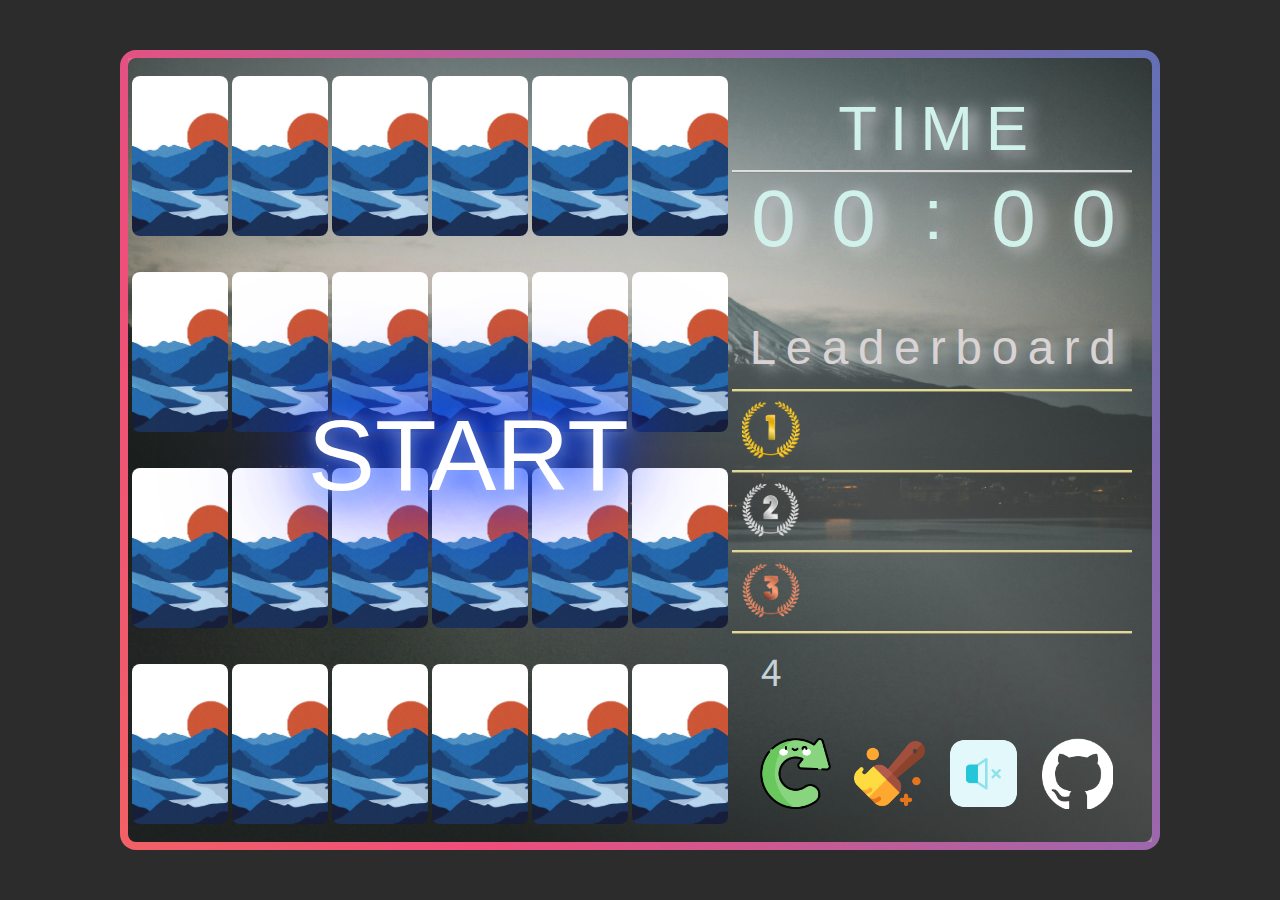
<file: index.html>
<!DOCTYPE html>
<html lang="en">
  <head>
    <meta charset="UTF-8" />
    <meta
      name="viewport"
      content="width=device-width, initial-scale=1.0, minimum-scale=0.1"
    />
    <meta
      name="description"
      content="A memory matching game created by HongJun."
    />
    <meta property="og:image" content="./img/ogimg.png" />
    <title>Matching Game</title>
    <link rel="icon" href="./img/favicon-16x16.ico" />
    <link rel="stylesheet" href="style.css" />
    <script src="jquery-3.7.1.js"></script>
    <script src="script.js"></script>
  </head>
  <body>
    <div class="gradient-border">
      <div id="wrapper">
        <div id="flash"></div>
        <div class="game_scene">
          <div class="left_part">
            <div id="start_icon">START</div>
            <div id="finish_text_1"></div>
            <div id="finish_text_2"></div>
            <div class="row row0">
              <div class="card" id="0">
                <div class="front"></div>
                <div class="back"></div>
              </div>
              <div class="card" id="1">
                <div class="front"></div>
                <div class="back"></div>
              </div>
              <div class="card" id="2">
                <div class="front"></div>
                <div class="back"></div>
              </div>
              <div class="card" id="3">
                <div class="front"></div>
                <div class="back"></div>
              </div>
              <div class="card" id="4">
                <div class="front"></div>
                <div class="back"></div>
              </div>
              <div class="card" id="5">
                <div class="front"></div>
                <div class="back"></div>
              </div>
            </div>
            <div class="row row1">
              <div class="card" id="6">
                <div class="front"></div>
                <div class="back"></div>
              </div>
              <div class="card" id="7">
                <div class="front"></div>
                <div class="back"></div>
              </div>
              <div class="card" id="8">
                <div class="front"></div>
                <div class="back"></div>
              </div>
              <div class="card" id="9">
                <div class="front"></div>
                <div class="back"></div>
              </div>
              <div class="card" id="10">
                <div class="front"></div>
                <div class="back"></div>
              </div>
              <div class="card" id="11">
                <div class="front"></div>
                <div class="back"></div>
              </div>
            </div>
            <div class="row row2">
              <div class="card" id="12">
                <div class="front"></div>
                <div class="back"></div>
              </div>
              <div class="card" id="13">
                <div class="front"></div>
                <div class="back"></div>
              </div>
              <div class="card" id="14">
                <div class="front"></div>
                <div class="back"></div>
              </div>
              <div class="card" id="15">
                <div class="front"></div>
                <div class="back"></div>
              </div>
              <div class="card" id="16">
                <div class="front"></div>
                <div class="back"></div>
              </div>
              <div class="card" id="17">
                <div class="front"></div>
                <div class="back"></div>
              </div>
            </div>
            <div class="row row3">
              <div class="card" id="18">
                <div class="front"></div>
                <div class="back"></div>
              </div>
              <div class="card" id="19">
                <div class="front"></div>
                <div class="back"></div>
              </div>
              <div class="card" id="20">
                <div class="front"></div>
                <div class="back"></div>
              </div>
              <div class="card" id="21">
                <div class="front"></div>
                <div class="back"></div>
              </div>
              <div class="card" id="22">
                <div class="front"></div>
                <div class="back"></div>
              </div>
              <div class="card" id="23">
                <div class="front"></div>
                <div class="back"></div>
              </div>
            </div>
          </div>
          <div class="right_part">
            <!-- ====碼表(stopwatch)==== -->
            <div id="stopwatch">
              <div id="stopwatch_text">
                <span>T</span>
                <span>I</span>
                <span>M</span>
                <span>E</span>
              </div>
              <p id="stopwatch_time">
                <span id="minutes_tens">0</span>
                <span id="minutes_units">0</span>
                <span id="colon">:</span>
                <span id="seconds_tens">0</span>
                <span id="seconds_units">0</span>
              </p>
            </div>
            <!-- ====碼表(stopwatch)==== -->

            <!-- ====遊戲紀錄排行 leaderboard==== -->
            <div id="leaderboard">
              <div id="leaderboard_title">
                <span>L</span>
                <span>e</span>
                <span>a</span>
                <span>d</span>
                <span>e</span>
                <span>r</span>
                <span>b</span>
                <span>o</span>
                <span>a</span>
                <span>r</span>
                <span>d</span>
              </div>
              <div id="leaderboard_rows">
                <div class="board_row">
                  <div class="medal">
                    <img
                      class="medal_img"
                      src="./img/gold_medal.png"
                      alt="gold_medal"
                    />
                  </div>
                  <div class="score" id="score_0"></div>
                </div>
                <div class="board_row">
                  <div class="medal">
                    <img
                      class="medal_img"
                      src="./img/silver_medal.png"
                      alt="silver_medal"
                    />
                  </div>
                  <div class="score" id="score_1"></div>
                </div>
                <div class="board_row">
                  <div class="medal">
                    <img
                      class="medal_img"
                      src="./img/bronze_medal.png"
                      alt="bronze_medal"
                    />
                  </div>
                  <div class="score" id="score_2"></div>
                </div>
                <div class="board_row">
                  <div id="number_for_score">4</div>
                  <div class="score" id="score_3"></div>
                </div>
              </div>
            </div>
            <!-- ====遊戲紀錄排行 leaderboard==== -->

            <!-- ====控制面板==== -->
            <div id="control_panel">
              <div class="icon" id="restart_icon">
                <img class="icon_img" src="./img/restart.png" alt="restart" />
              </div>
              <div class="icon" id="broom_icon">
                <img class="icon_img" src="./img/broom.png" alt="broom" />
              </div>
              <div class="icon" id="bgm_switch_icon">
                <img
                  class="icon_img"
                  id="bgm_switch_img"
                  src="./img/bgm_switch_1.png"
                  alt="bgm_switch"
                />
              </div>
              <audio id="audio" src="./bgm/color.mp3" loop></audio>
              <a
                class="icon"
                id="github_icon"
                href="https://github.com/whj86/MatchingGame"
                target="_blank"
              >
                <img
                  class="icon_img"
                  src="./img/github.png"
                  alt="github"
                  style="border: 0"
                />
              </a>
            </div>
            <!-- ====控制面板==== -->
          </div>
        </div>
      </div>
    </div>

    <!-- ====遊戲結束提示框==== -->
    <div class="popup-wrap" id="letmeopen">
      <div class="popup-box transform-out">
        <h2 id="endGamePopUpTitle"></h2>
        <h3 id="endGamePopUpText"></h3>
        <a class="close-btn popup-close" href="#">x</a>
      </div>
    </div>
    <!-- ====遊戲結束提示框==== -->
  </body>
</html>
</file>
<file: style.css>
/* * {
  border: 1px solid orange;
} */

/* Google Fonts: Noto Sans TC */
@import url("https://fonts.googleapis.com/css2?family=Noto+Sans+TC:wght@100..900&display=swap");

* {
  font-family: "Noto Sans TC", sans-serif;
  font-optical-sizing: auto;
  font-style: normal;
}

body {
  display: flex;
  background-color: #2c2c2c;
  justify-content: center;
  align-items: center;
  height: 100vh;
  margin: 0;
}

.game_scene {
  display: flex;
  width: 80vw;
  background-image: url(./img/background_img.jpg);
  background-size: cover;
  z-index: 1;
  border-radius: 0.5em;
}

/* ===光影掠過特效==== */
#wrapper {
  position: relative;
  cursor: default;
  overflow: hidden;
}

#flash {
  position: absolute;
  width: 110vw;
  height: 100%;
  top: 0;
  background: -webkit-linear-gradient(
    left,
    rgba(255, 255, 255, 0) 0%,
    rgba(255, 255, 255, 0.2) 50%,
    rgba(255, 255, 255, 0) 100%
  );
  transform: skewX(45deg);
  animation: move 12s infinite ease-out;
}

@keyframes move {
  0% {
    left: -130vw;
  }
  100% {
    left: 120vw;
  }
}
/* ===光影掠過特效==== */

.left_part {
  flex: 10;
  display: flex;
  flex-direction: column;
  justify-content: space-evenly;
  position: relative;
}

.right_part {
  flex: 2;
  display: flex;
  flex-direction: column;
  justify-content: space-between;
  margin-top: 1%;
  margin-bottom: 3.3%;
  margin-right: 2%;
  position: relative;
}

@media screen and (max-width: 1215px) {
  .right_part {
    display: none;
  }
}

@media screen and (max-width: 723px) {
  .left_part {
    display: none;
  }
  .right_part {
    display: flex;
    overflow: hidden;
  }
}

.row {
  display: flex;
  justify-content: space-evenly;
  margin-top: 3%;
  margin-bottom: 3%;
}

.card {
  display: grid;
  transform-style: preserve-3d;
}

.card > .front,
.card > .back {
  grid-area: 1 / 1 / 2 / 2;
  height: 10em;
  width: 6em;
  border-radius: 0.5em;
}

.card:hover {
  cursor: pointer;
}

.front {
  background-size: cover;
  backface-visibility: hidden;
  transform: rotateY(180deg);
}

.back {
  background-image: url(img/cardBack.jpg);
  background-size: cover;
  backface-visibility: hidden;
}

.flipped {
  transform: rotateY(180deg);
  transition: 0.5s ease;
  box-shadow: 0 0 20px yellow;
}

.hidden {
  transform: rotateY(180deg);
  transition: 0.5s ease;
  visibility: hidden;
}

/* ====碼表==== */
#stopwatch {
  width: 100%;
  overflow: hidden;
}

#stopwatch_text {
  font-size: 4.4em;
  text-align: center;
  color: #d1f2eb;
  border-bottom: 0.2rem ridge #ddd;
  cursor: default;
}

#stopwatch_time {
  display: flex;
  justify-content: space-evenly;
  margin-top: 0;
}

#minutes_units,
#minutes_tens,
#seconds_units,
#seconds_tens {
  width: 5rem;
  font-size: 5rem;
  color: #d1f2eb;
  text-align: center;
  cursor: default;
}

#colon {
  width: 5rem;
  font-size: 4.5rem;
  text-align: center;
  color: #d1f2eb;
  cursor: default;
}
/* ====碼表==== */

/* ====遊戲結束框==== */
.popup-wrap {
  width: 100%;
  height: 100%;
  display: none;
  position: fixed;
  top: 0;
  left: 0;
  content: "";
  background: rgba(0, 0, 0, 0.85);
}

.popup-box {
  width: 50%;
  padding: 3% 5%;
  transform: translate(-50%, -50%) scale(0.5);
  position: absolute;
  top: 50%;
  left: 50%;
  box-shadow: 0px 2px 16px rgba(0, 0, 0, 0.5);
  border-radius: 2em;
  background: #fffde0;
  text-align: center;
  overflow: hidden;
}

#endGamePopUpTitle {
  font-size: 5em;
}

#endGamePopUpText {
  font-size: 4.5em;
  color: #888;
}

.close-btn {
  width: 2em;
  height: 2em;
  display: inline-block;
  position: absolute;
  top: 0.5em;
  right: 0.5em;
  border-radius: 100%;
  background: #aaa;
  font-weight: bold;
  text-decoration: none;
  color: #fff;
  line-height: 1.8em;
  font-size: 2.3em;
}

.transform-in,
.transform-out {
  display: block;
  -webkit-transition: all ease 0.5s;
  transition: all ease 0.5s;
}

.transform-in {
  -webkit-transform: translate(-50%, -50%) scale(1);
  transform: translate(-50%, -50%) scale(1);
}

.transform-out {
  -webkit-transform: translate(-50%, -50%) scale(0.5);
  transform: translate(-50%, -50%) scale(0.5);
}
/* ====遊戲結束框==== */

/* ====漸層邊框gradient border==== */
.gradient-border {
  --borderWidth: 0.5rem;
  position: relative;
  border-radius: var(--borderWidth);
}
.gradient-border:after {
  content: "";
  position: absolute;
  top: calc(-1 * var(--borderWidth));
  left: calc(-1 * var(--borderWidth));
  height: calc(100% + var(--borderWidth) * 2);
  width: calc(100% + var(--borderWidth) * 2);
  background: linear-gradient(
    60deg,
    #f79533,
    #f37055,
    #ef4e7b,
    #a166ab,
    #5073b8,
    #1098ad,
    #07b39b,
    #6fba82
  );
  border-radius: calc(2 * var(--borderWidth));
  z-index: -1;
  animation: animatedgradient 5s ease alternate infinite;
  background-size: 300% 300%;
}

@keyframes animatedgradient {
  0% {
    background-position: 0% 50%;
  }
  50% {
    background-position: 100% 50%;
  }
  100% {
    background-position: 0% 50%;
  }
}
/* ====漸層邊框gradient border==== */

/* ====遊戲分數排行榜 leaderboard==== */
/* 包住整個排行榜 */
#leaderboard {
  overflow: hidden;
  display: flex;
  flex-direction: column;
  cursor: default;
}

/* 排行榜title */
#leaderboard_title {
  text-align: center;
  font-size: 3.3em;
  padding-bottom: 0.2em;
  color: #d9d3d3;
  position: relative;
}

/* 包含所有的board_row */
#leaderboard_rows {
  position: relative;
  display: flex;
  flex-direction: column;
}

/* 各名次列 */
.board_row {
  height: 2.2em;
  font-size: 2.2em;
  position: relative;
  border-top: 0.1em ridge #dfd898;
}

/* 名次時間的共同設定 */
.score {
  display: flex;
  align-items: center;
  height: 100%;
  position: absolute;
  left: 75%;
}

/* 設定各名次時間顏色 */
#score_0 {
  color: #f3cd4b;
}

#score_1 {
  color: #c6d1d8;
}

#score_2 {
  color: #f5a77e;
}

#score_3 {
  color: #d9d3d3;
}

/* medal容器大小 */
.medal {
  position: absolute;
  top: 8px;
  left: 10px;
}

/* medal圖示大小 */
.medal_img {
  width: 1.65em;
  height: 1.65em;
  object-fit: cover;
}

/* 沒medal的就用數字 */
#number_for_score {
  position: absolute;
  top: 0.25em;
  left: 0.8em;
  color: #c6d1d8;
  font-size: 1.05em;
}
/* ====遊戲分數排行榜 leaderboard==== */

/* ====控制面板==== */
/* icon: 掃把(清空分數排行榜) */
/* icon: 重新開始restart(直接開新的一局) */
#control_panel {
  display: flex;
  justify-content: space-evenly;
}

/* icon容器div大小 */
.icon {
  position: relative;
  transform: translate(5px, 5px);
  transition: 0.5s;
}

/* icon圖示大小 */
.icon_img {
  width: 4.4em;
  height: 4.4em;
  object-fit: cover;
}

/* icon hover樣式變化 */
.icon:hover {
  cursor: pointer;
  transform: translate(-5px, -5px);
  transition: 0.5s;
}

/* icon hover 氣泡提示框 */
.icon:hover::before {
  position: absolute;
  top: -3.5em;
  color: #d1f2eb;
  font-size: 1.3em;
  padding: 0.4em;
}

/* 重新開始restart hover 氣泡提示框文字 */
#restart_icon:hover::before {
  content: "New Game";
}

/* 掃把broom hover 氣泡提示框文字 */
#broom_icon:hover::before {
  content: "Clear Leaderboard";
  left: -0.5em;
}

/* 背景音樂 bgm switch icon hover 氣泡提示框文字 */
#bgm_switch_icon:hover::before {
  content: "Music Switch";
}

/* github icon hover 氣泡提示框文字 */
#github_icon:hover::before {
  content: "GitHub";
  left: -0.26em;
  top: -2em;
}
/* ====控制面板==== */

/* ====start icon==== */
#start_icon {
  width: 2.1em;
  height: 1em;
  position: absolute;
  z-index: 2;
  left: 38%;
  display: flex;
  justify-content: center;
  align-items: center;
  padding: 0.05em;

  /* 霓虹字 */
  transform: translate(0px, 5px);
  transition: 0.5s;
  color: #fff;
  font-size: 6.3em;
  font-family: "Jura", sans-serif;
  text-shadow: -0.2rem -0.2rem 1rem rgba(255, 255, 255, 0.251),
    0.2rem 0.2rem 1rem rgba(255, 255, 255, 0.251), 0 0 2rem #04f, 0 0 4rem #04f,
    0 0 6rem #04f, 0 0 8rem #04f, 0 0 10rem #04f;
}

#start_icon:hover {
  cursor: pointer;
  transform: translate(0px, -5px);
  transition: 0.5s;
}
/* ====start icon==== */

/* ====禁止點擊click==== */
.disabled {
  pointer-events: none;
  cursor: not-allowed;
}
/* ====禁止點擊click==== */

/* ====finish text==== */
#finish_text_1 {
  position: absolute;
  top: 40%;
  left: 40%;
  font-size: 2.5em;
  color: #d1f2eb;
  text-align: center;
}

#finish_text_2 {
  position: absolute;
  width: 55%;
  top: 50%;
  left: 23%;
  font-size: 2em;
  color: #d1f2eb;
  overflow-wrap: break-word;
  text-align: center;
}
/* ====finish text==== */

/* ====文字柔和陰影==== */
span {
  font-family: sans-serif;
  font-size: 0.9em;
  text-shadow: 8px 3px 15px #ced0d3;
  letter-spacing: -0.05em;
}
/* ====文字柔和陰影==== */
</file>
